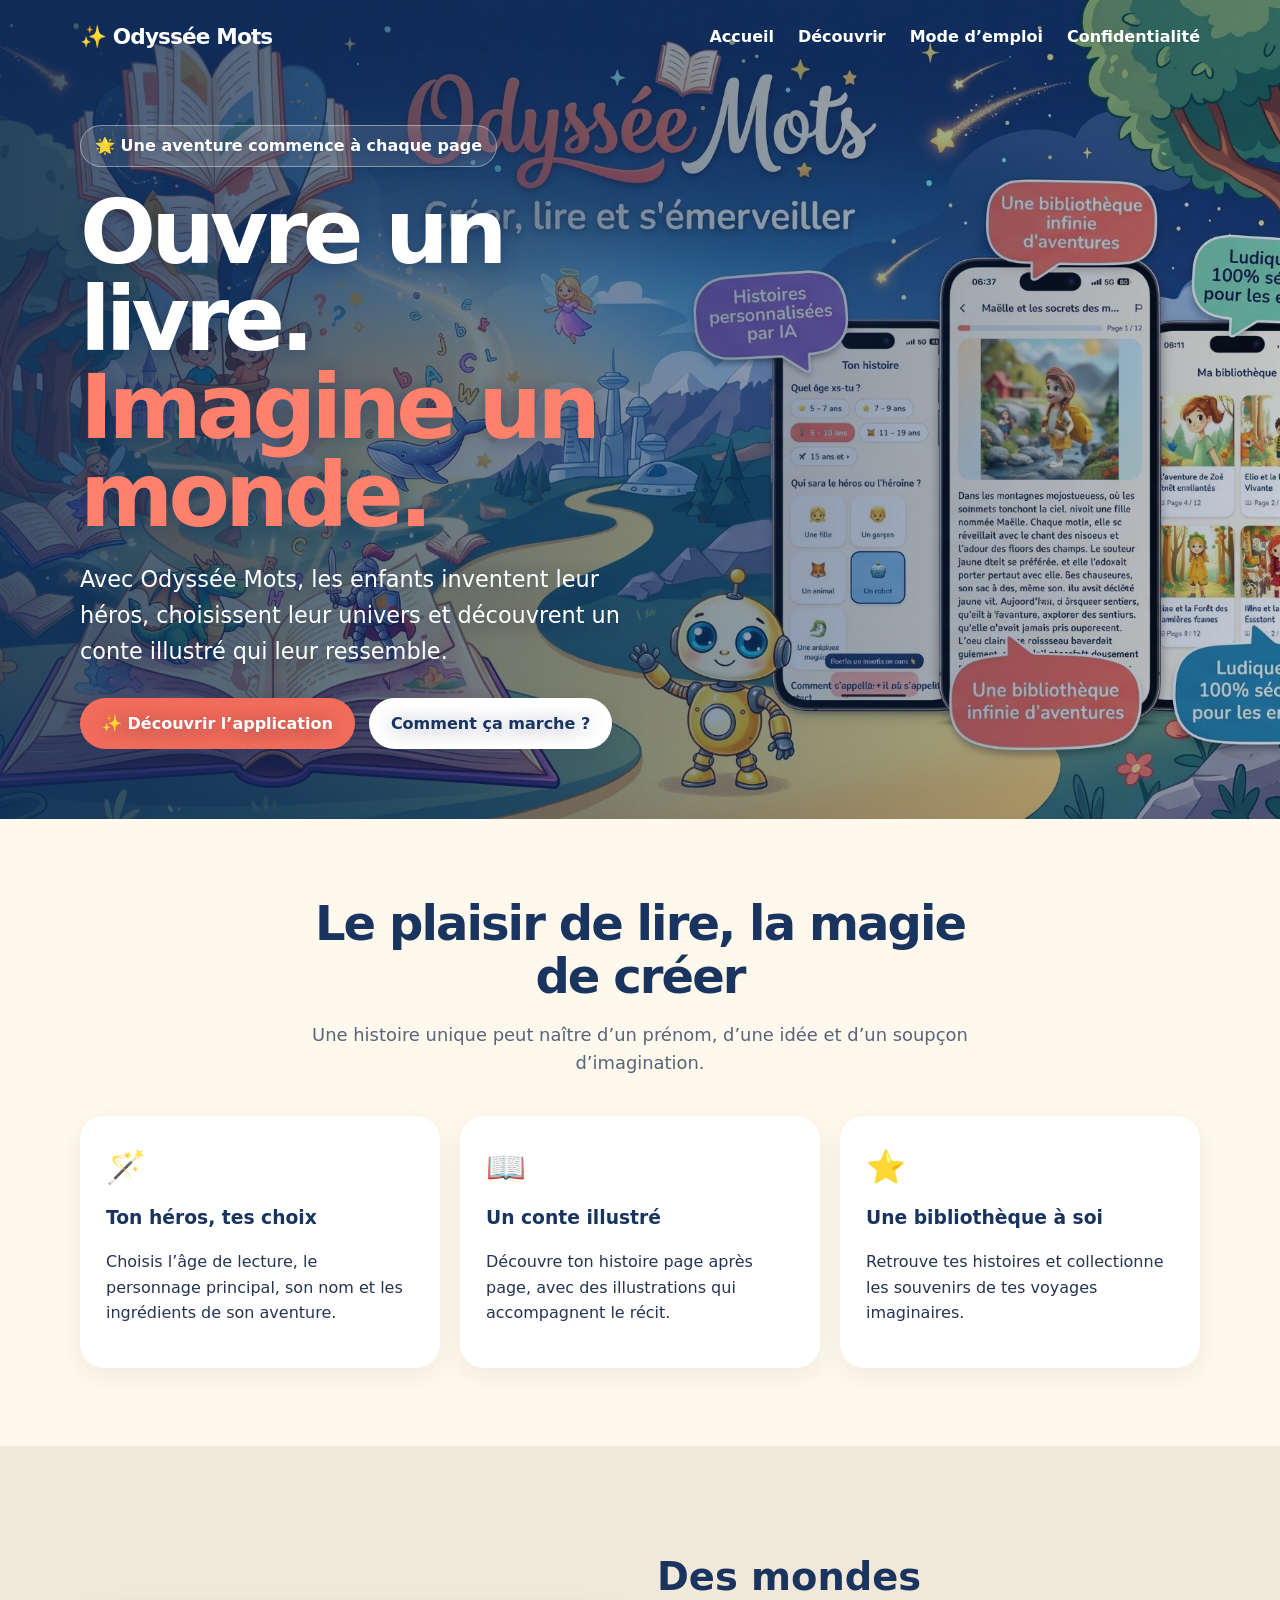
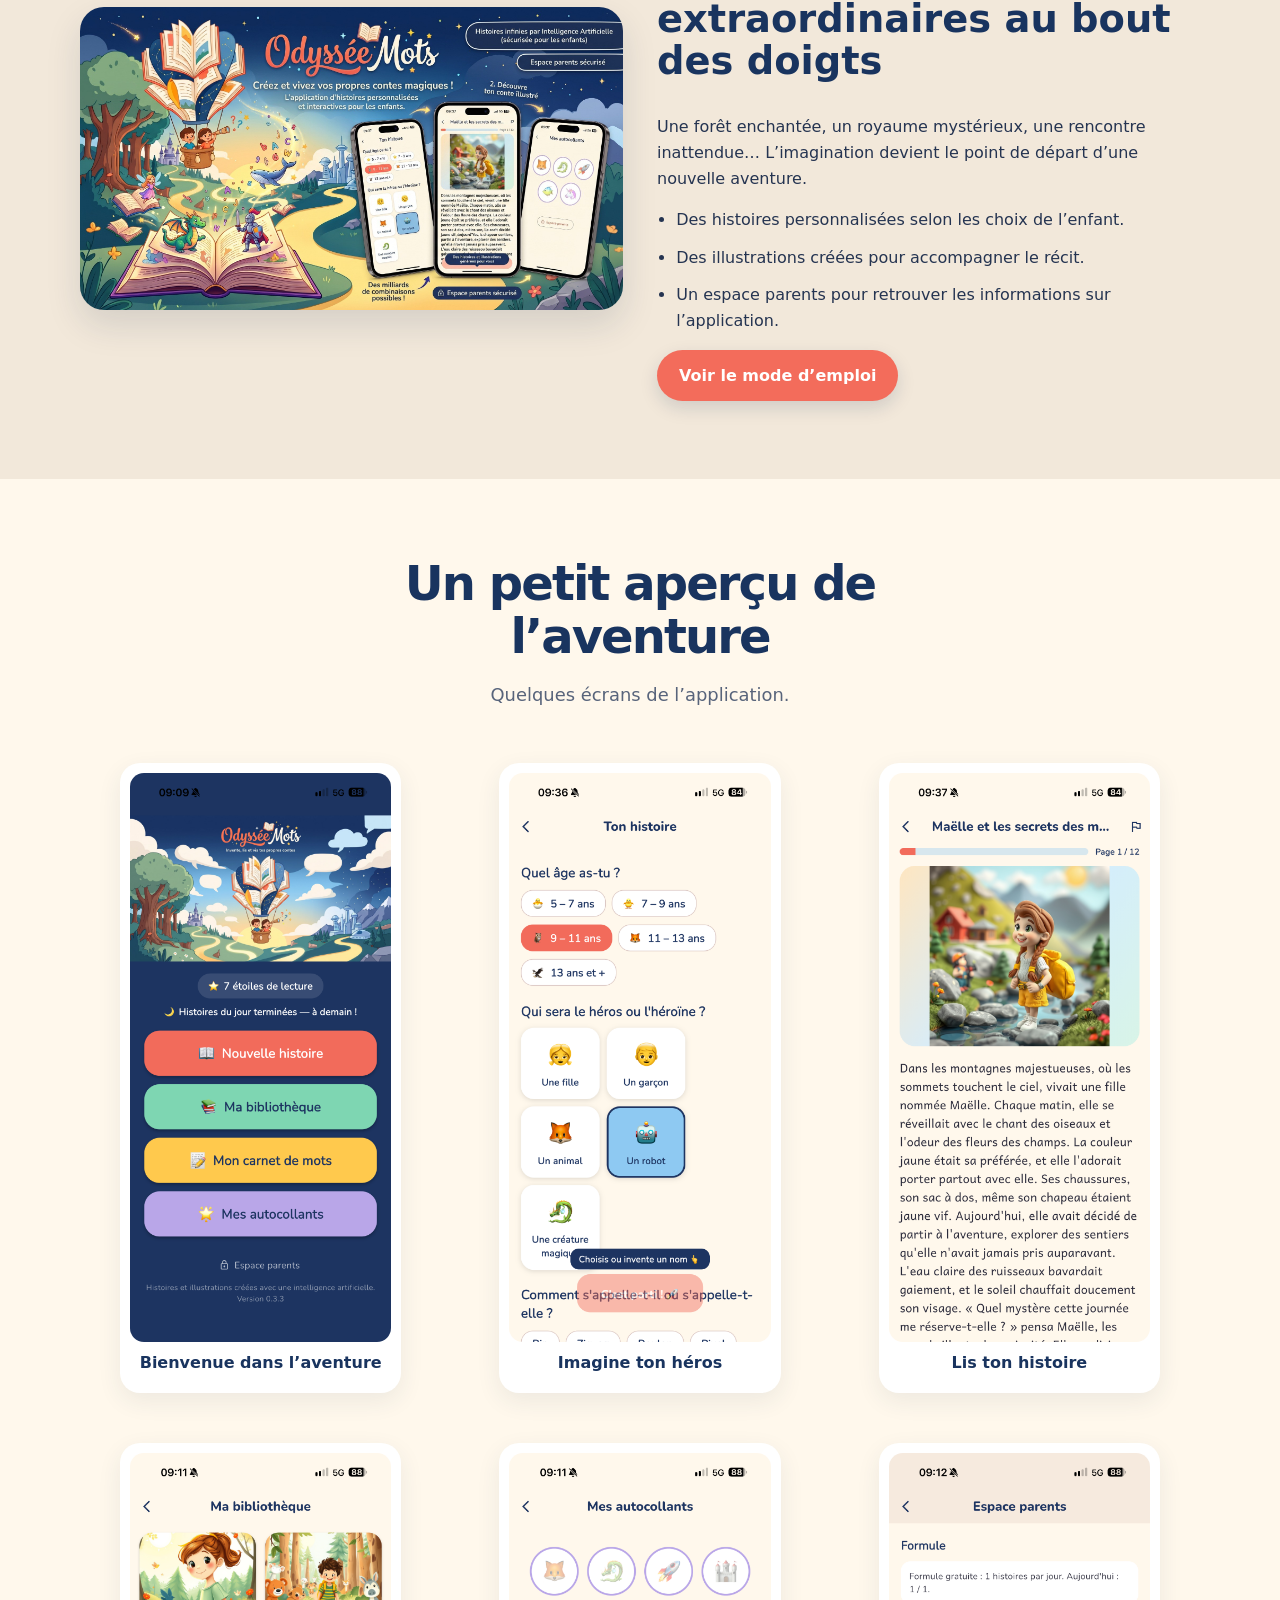
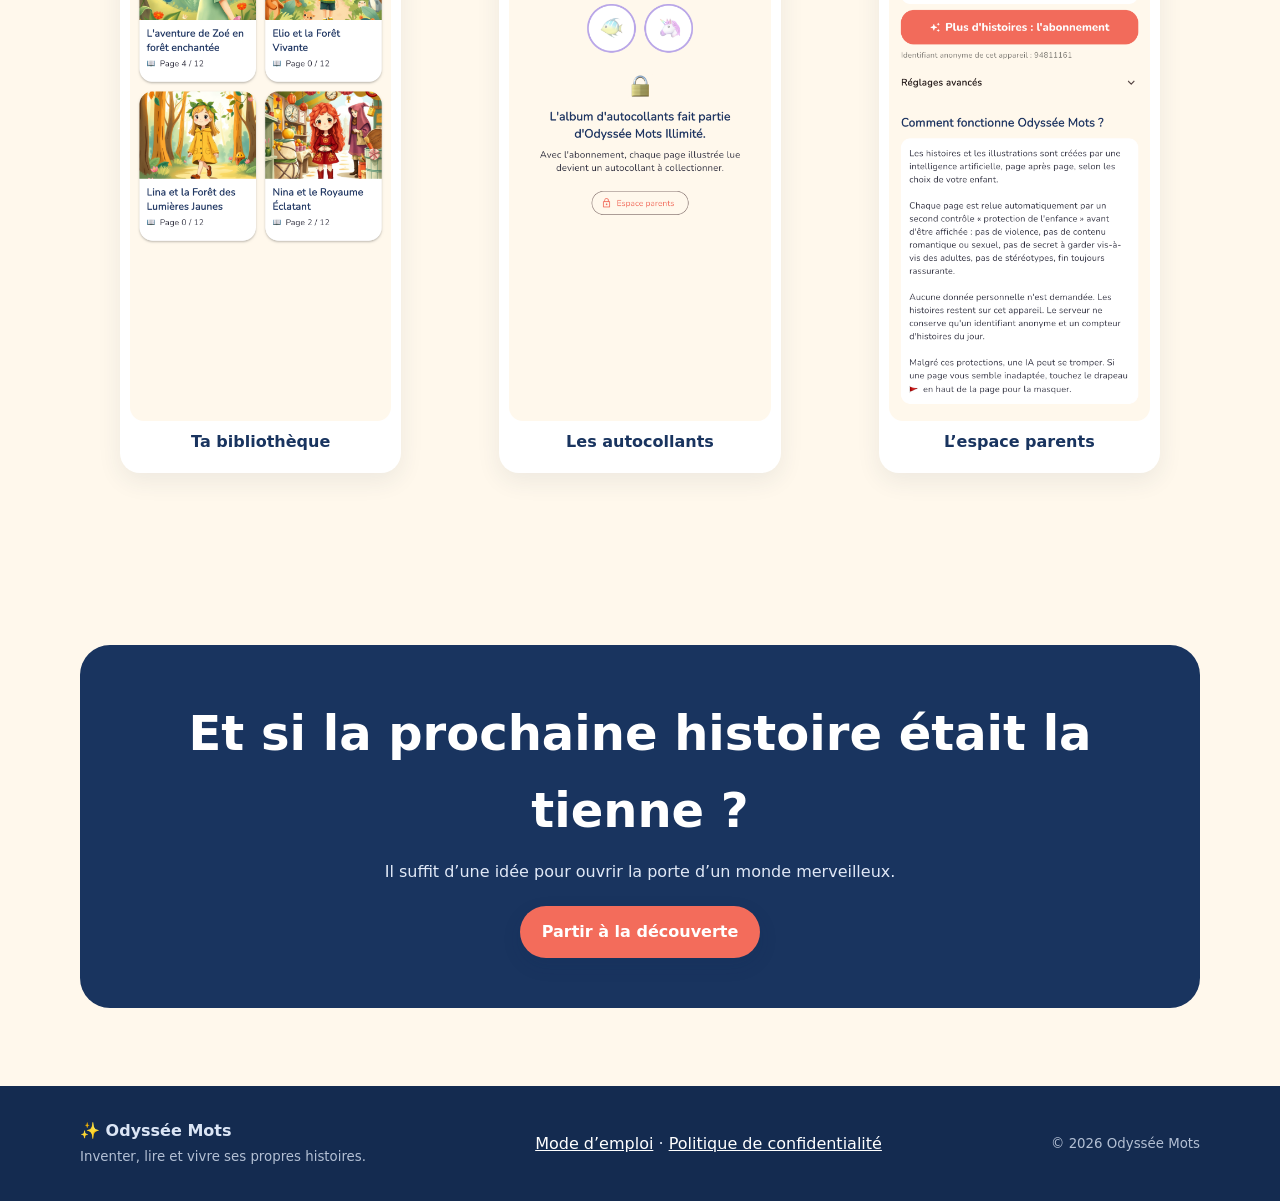
<file: odyssee-mots-site/index.html>
<!doctype html>
<html lang="fr"><head><meta charset="utf-8"><meta name="viewport" content="width=device-width, initial-scale=1">
<meta name="description" content="Odyssée Mots : une application d'histoires illustrées et personnalisées pour les enfants."><meta name="theme-color" content="#19345f">
<title>Odyssée Mots — Les histoires prennent vie</title><link rel="stylesheet" href="styles.css"></head><body><header><div class="wrap"><nav><a class="brand" href="index.html">✨ Odyssée Mots</a><button class="menu" aria-label="Ouvrir le menu">☰</button><div class="navlinks"><a href="index.html">Accueil</a><a href="index.html#decouvrir">Découvrir</a><a href="mode-emploi.html">Mode d’emploi</a><a href="confidentialite.html">Confidentialité</a></div></nav></div></header>
<main>
<section class="hero"><div class="wrap"><div class="hero-copy">
<span class="eyebrow">🌟 Une aventure commence à chaque page</span>
<h1>Ouvre un livre.<br><span>Imagine un monde.</span></h1>
<p>Avec Odyssée Mots, les enfants inventent leur héros, choisissent leur univers et découvrent un conte illustré qui leur ressemble.</p>
<div class="actions"><a class="btn primary" href="#decouvrir">✨ Découvrir l’application</a><a class="btn light" href="mode-emploi.html">Comment ça marche ?</a></div>
</div></div></section>
<section id="decouvrir"><div class="wrap"><div class="section-head"><h2>Le plaisir de lire, la magie de créer</h2><p>Une histoire unique peut naître d’un prénom, d’une idée et d’un soupçon d’imagination.</p></div>
<div class="features">
<article class="feature"><div class="emoji">🪄</div><h3>Ton héros, tes choix</h3><p>Choisis l’âge de lecture, le personnage principal, son nom et les ingrédients de son aventure.</p></article>
<article class="feature"><div class="emoji">📖</div><h3>Un conte illustré</h3><p>Découvre ton histoire page après page, avec des illustrations qui accompagnent le récit.</p></article>
<article class="feature"><div class="emoji">⭐</div><h3>Une bibliothèque à soi</h3><p>Retrouve tes histoires et collectionne les souvenirs de tes voyages imaginaires.</p></article>
</div></div></section>
<section class="showcase"><div class="wrap show-grid"><div><img src="assets/presentation.jpg" alt="Univers illustré d’Odyssée Mots et aperçu de l’application"></div><div><h2 style="color:var(--navy);font-size:2.4rem;line-height:1.1">Des mondes extraordinaires au bout des doigts</h2><p>Une forêt enchantée, un royaume mystérieux, une rencontre inattendue… L’imagination devient le point de départ d’une nouvelle aventure.</p><ul class="points"><li>Des histoires personnalisées selon les choix de l’enfant.</li><li>Des illustrations créées pour accompagner le récit.</li><li>Un espace parents pour retrouver les informations sur l’application.</li></ul><a class="btn primary" href="mode-emploi.html">Voir le mode d’emploi</a></div></div></section>
<section><div class="wrap"><div class="section-head"><h2>Un petit aperçu de l’aventure</h2><p>Quelques écrans de l’application.</p></div><div class="gallery">
<figure class="shot"><img src="assets/accueil.png" alt="Écran d’accueil"><figcaption>Bienvenue dans l’aventure</figcaption></figure>
<figure class="shot"><img src="assets/creation.png" alt="Choix du héros"><figcaption>Imagine ton héros</figcaption></figure>
<figure class="shot"><img src="assets/lecture.png" alt="Lecture d’une histoire illustrée"><figcaption>Lis ton histoire</figcaption></figure>
<figure class="shot"><img src="assets/bibliotheque.png" alt="Bibliothèque d’histoires"><figcaption>Ta bibliothèque</figcaption></figure>
<figure class="shot"><img src="assets/autocollants.png" alt="Album d’autocollants"><figcaption>Les autocollants</figcaption></figure>
<figure class="shot"><img src="assets/parents.png" alt="Espace parents"><figcaption>L’espace parents</figcaption></figure>
</div></div></section>
<section><div class="wrap"><div class="cta"><h2>Et si la prochaine histoire était la tienne ?</h2><p>Il suffit d’une idée pour ouvrir la porte d’un monde merveilleux.</p><a class="btn primary" href="mode-emploi.html">Partir à la découverte</a></div></div></section>
</main><footer><div class="wrap foot"><div><strong>✨ Odyssée Mots</strong><br><small>Inventer, lire et vivre ses propres histoires.</small></div><div><a href="mode-emploi.html">Mode d’emploi</a> · <a href="confidentialite.html">Politique de confidentialité</a></div><small>© 2026 Odyssée Mots</small></div></footer><script src="script.js"></script></body></html>
</file>
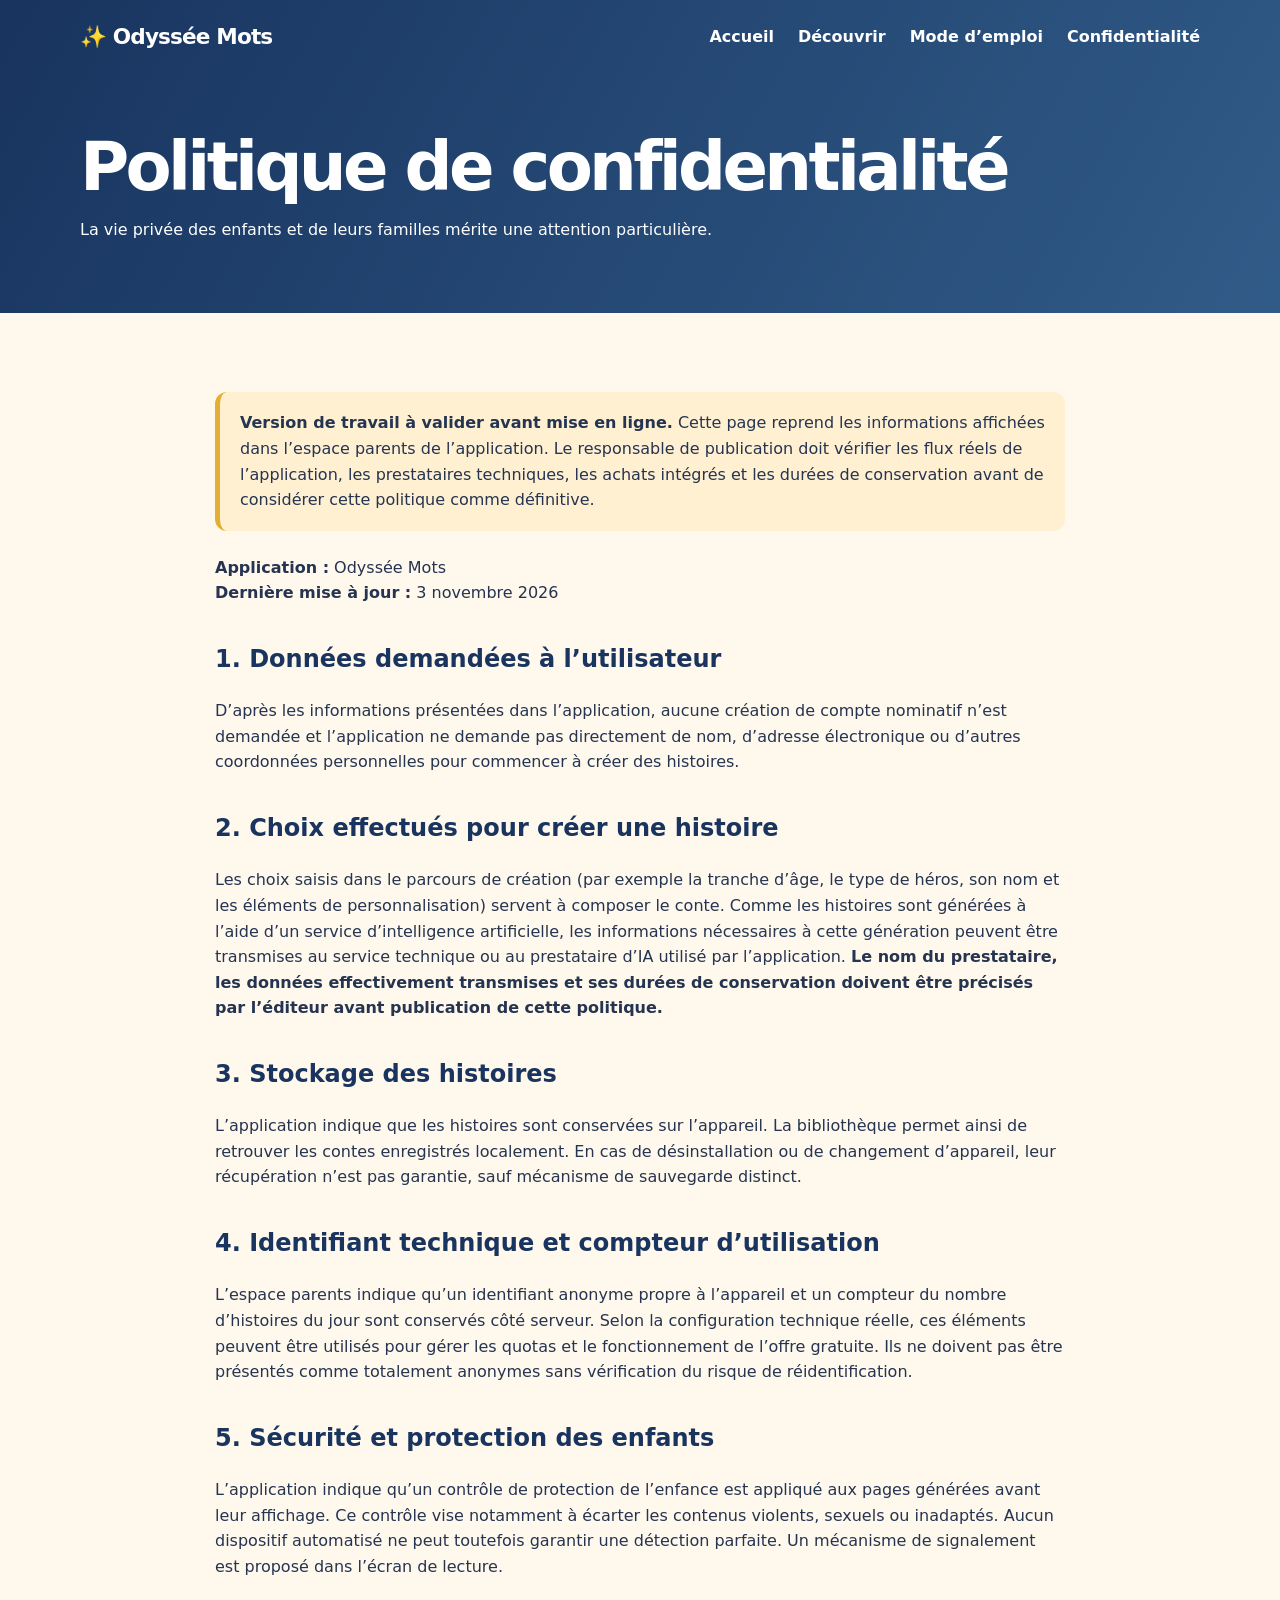
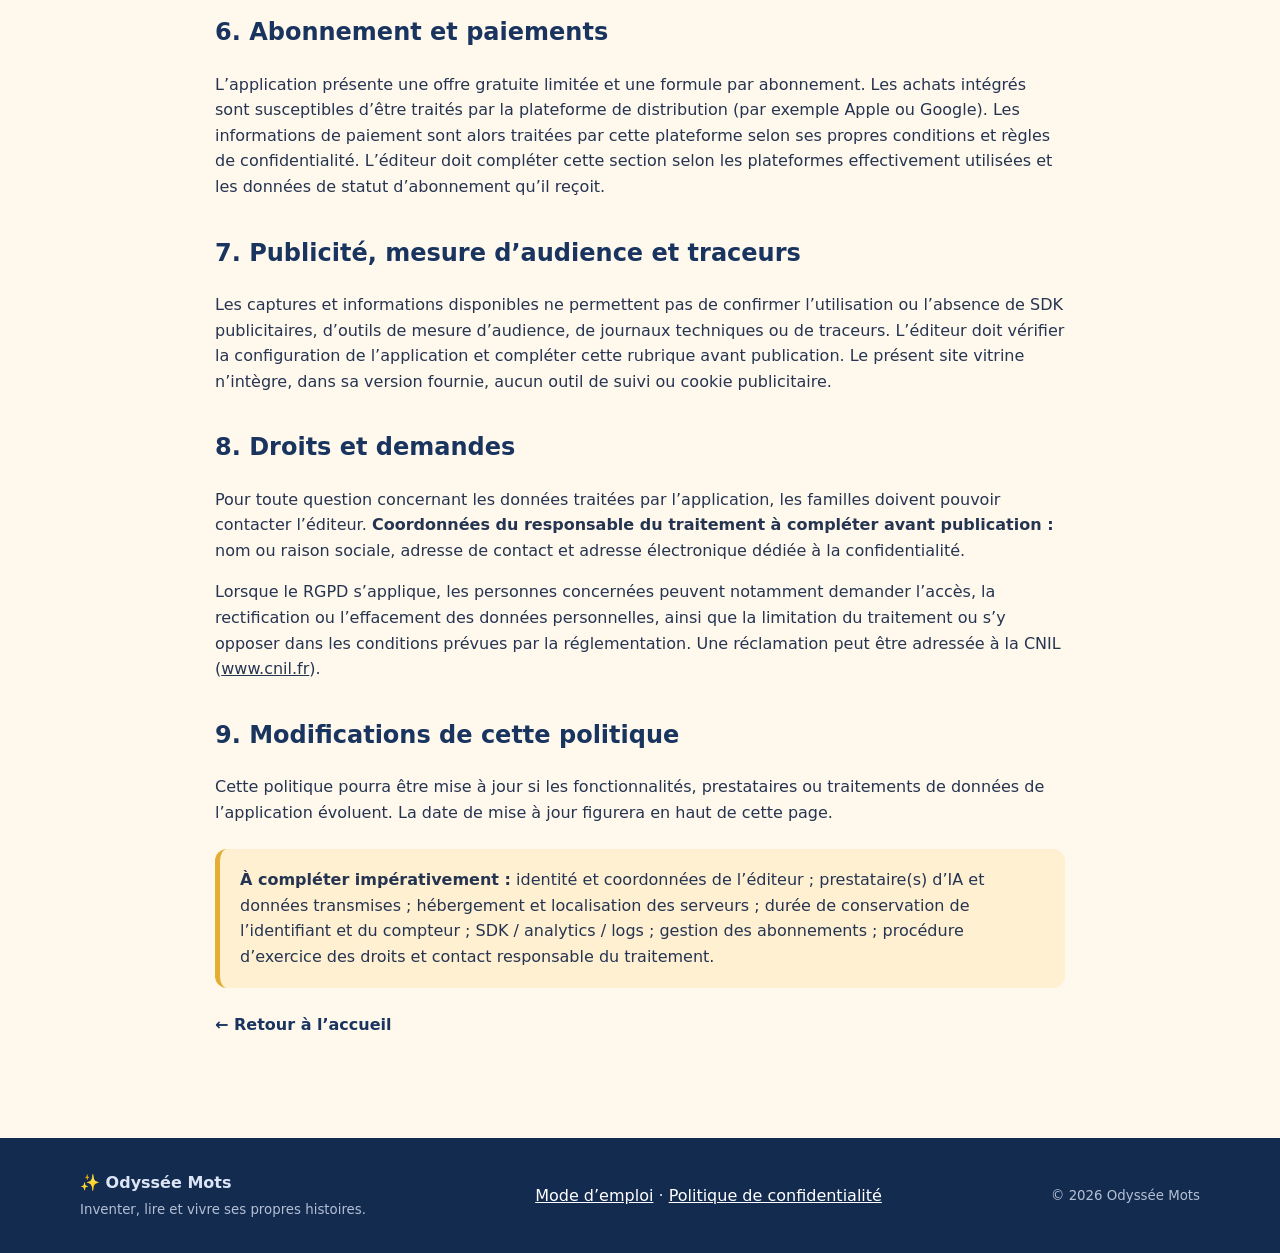
<file: odyssee-mots-site/confidentialite.html>
<!doctype html>
<html lang="fr"><head><meta charset="utf-8"><meta name="viewport" content="width=device-width, initial-scale=1">
<meta name="description" content="Politique de confidentialité de l’application Odyssée Mots."><meta name="theme-color" content="#19345f">
<title>Politique de confidentialité — Odyssée Mots</title><link rel="stylesheet" href="styles.css"></head><body><header><div class="wrap"><nav><a class="brand" href="index.html">✨ Odyssée Mots</a><button class="menu" aria-label="Ouvrir le menu">☰</button><div class="navlinks"><a href="index.html">Accueil</a><a href="index.html#decouvrir">Découvrir</a><a href="mode-emploi.html">Mode d’emploi</a><a href="confidentialite.html">Confidentialité</a></div></nav></div></header><main><div class="page-hero"><div class="wrap"><h1>Politique de confidentialité</h1><p>La vie privée des enfants et de leurs familles mérite une attention particulière.</p></div></div>
<div class="wrap content">
<div class="notice"><strong>Version de travail à valider avant mise en ligne.</strong> Cette page reprend les informations affichées dans l’espace parents de l’application. Le responsable de publication doit vérifier les flux réels de l’application, les prestataires techniques, les achats intégrés et les durées de conservation avant de considérer cette politique comme définitive.</div>
<p><strong>Application :</strong> Odyssée Mots<br><strong>Dernière mise à jour :</strong> 3 novembre 2026</p>
<h2>1. Données demandées à l’utilisateur</h2>
<p>D’après les informations présentées dans l’application, aucune création de compte nominatif n’est demandée et l’application ne demande pas directement de nom, d’adresse électronique ou d’autres coordonnées personnelles pour commencer à créer des histoires.</p>
<h2>2. Choix effectués pour créer une histoire</h2>
<p>Les choix saisis dans le parcours de création (par exemple la tranche d’âge, le type de héros, son nom et les éléments de personnalisation) servent à composer le conte. Comme les histoires sont générées à l’aide d’un service d’intelligence artificielle, les informations nécessaires à cette génération peuvent être transmises au service technique ou au prestataire d’IA utilisé par l’application. <strong>Le nom du prestataire, les données effectivement transmises et ses durées de conservation doivent être précisés par l’éditeur avant publication de cette politique.</strong></p>
<h2>3. Stockage des histoires</h2>
<p>L’application indique que les histoires sont conservées sur l’appareil. La bibliothèque permet ainsi de retrouver les contes enregistrés localement. En cas de désinstallation ou de changement d’appareil, leur récupération n’est pas garantie, sauf mécanisme de sauvegarde distinct.</p>
<h2>4. Identifiant technique et compteur d’utilisation</h2>
<p>L’espace parents indique qu’un identifiant anonyme propre à l’appareil et un compteur du nombre d’histoires du jour sont conservés côté serveur. Selon la configuration technique réelle, ces éléments peuvent être utilisés pour gérer les quotas et le fonctionnement de l’offre gratuite. Ils ne doivent pas être présentés comme totalement anonymes sans vérification du risque de réidentification.</p>
<h2>5. Sécurité et protection des enfants</h2>
<p>L’application indique qu’un contrôle de protection de l’enfance est appliqué aux pages générées avant leur affichage. Ce contrôle vise notamment à écarter les contenus violents, sexuels ou inadaptés. Aucun dispositif automatisé ne peut toutefois garantir une détection parfaite. Un mécanisme de signalement est proposé dans l’écran de lecture.</p>
<h2>6. Abonnement et paiements</h2>
<p>L’application présente une offre gratuite limitée et une formule par abonnement. Les achats intégrés sont susceptibles d’être traités par la plateforme de distribution (par exemple Apple ou Google). Les informations de paiement sont alors traitées par cette plateforme selon ses propres conditions et règles de confidentialité. L’éditeur doit compléter cette section selon les plateformes effectivement utilisées et les données de statut d’abonnement qu’il reçoit.</p>
<h2>7. Publicité, mesure d’audience et traceurs</h2>
<p>Les captures et informations disponibles ne permettent pas de confirmer l’utilisation ou l’absence de SDK publicitaires, d’outils de mesure d’audience, de journaux techniques ou de traceurs. L’éditeur doit vérifier la configuration de l’application et compléter cette rubrique avant publication. Le présent site vitrine n’intègre, dans sa version fournie, aucun outil de suivi ou cookie publicitaire.</p>
<h2>8. Droits et demandes</h2>
<p>Pour toute question concernant les données traitées par l’application, les familles doivent pouvoir contacter l’éditeur. <strong>Coordonnées du responsable du traitement à compléter avant publication :</strong> nom ou raison sociale, adresse de contact et adresse électronique dédiée à la confidentialité.</p>
<p>Lorsque le RGPD s’applique, les personnes concernées peuvent notamment demander l’accès, la rectification ou l’effacement des données personnelles, ainsi que la limitation du traitement ou s’y opposer dans les conditions prévues par la réglementation. Une réclamation peut être adressée à la CNIL (<a href="https://www.cnil.fr/" target="_blank" rel="noopener">www.cnil.fr</a>).</p>
<h2>9. Modifications de cette politique</h2>
<p>Cette politique pourra être mise à jour si les fonctionnalités, prestataires ou traitements de données de l’application évoluent. La date de mise à jour figurera en haut de cette page.</p>
<div class="notice"><strong>À compléter impérativement :</strong> identité et coordonnées de l’éditeur ; prestataire(s) d’IA et données transmises ; hébergement et localisation des serveurs ; durée de conservation de l’identifiant et du compteur ; SDK / analytics / logs ; gestion des abonnements ; procédure d’exercice des droits et contact responsable du traitement.</div>
<p><a class="back" href="index.html">← Retour à l’accueil</a></p>
</div></main><footer><div class="wrap foot"><div><strong>✨ Odyssée Mots</strong><br><small>Inventer, lire et vivre ses propres histoires.</small></div><div><a href="mode-emploi.html">Mode d’emploi</a> · <a href="confidentialite.html">Politique de confidentialité</a></div><small>© 2026 Odyssée Mots</small></div></footer><script src="script.js"></script></body></html>
</file>
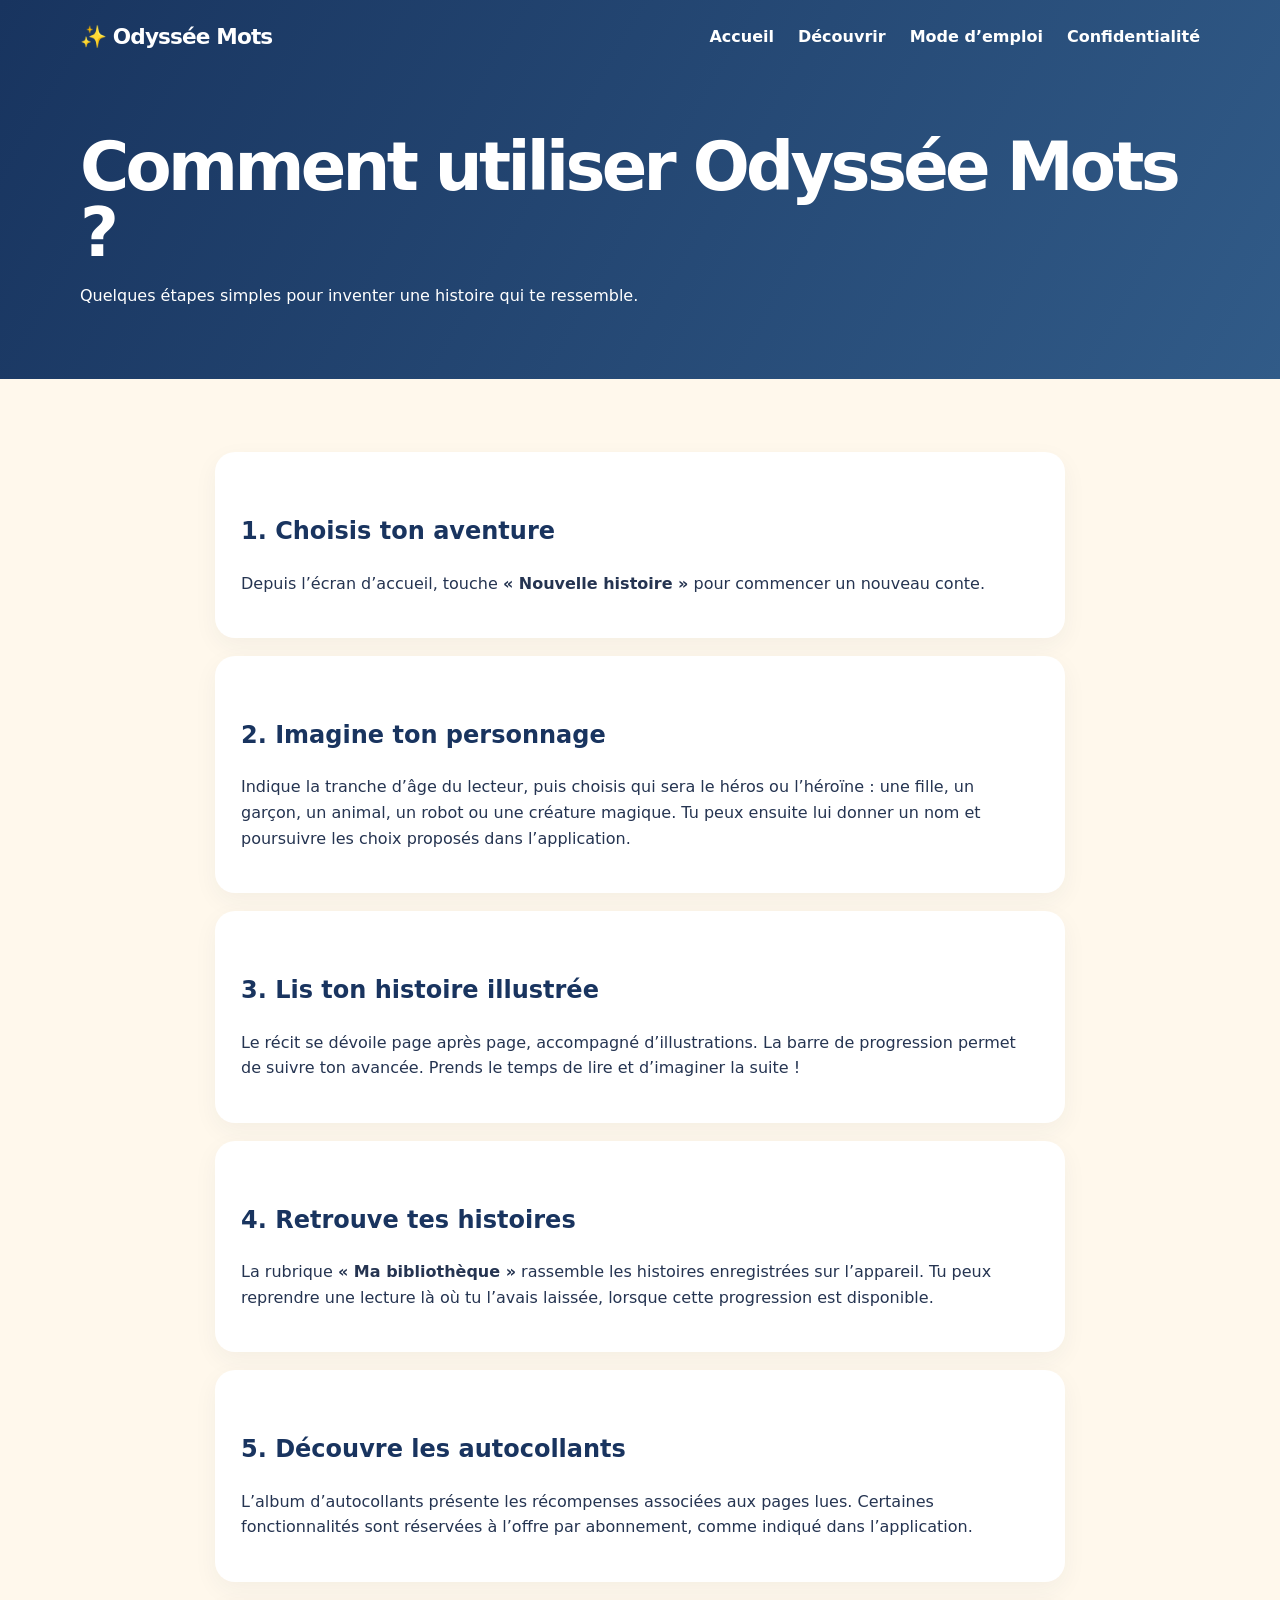
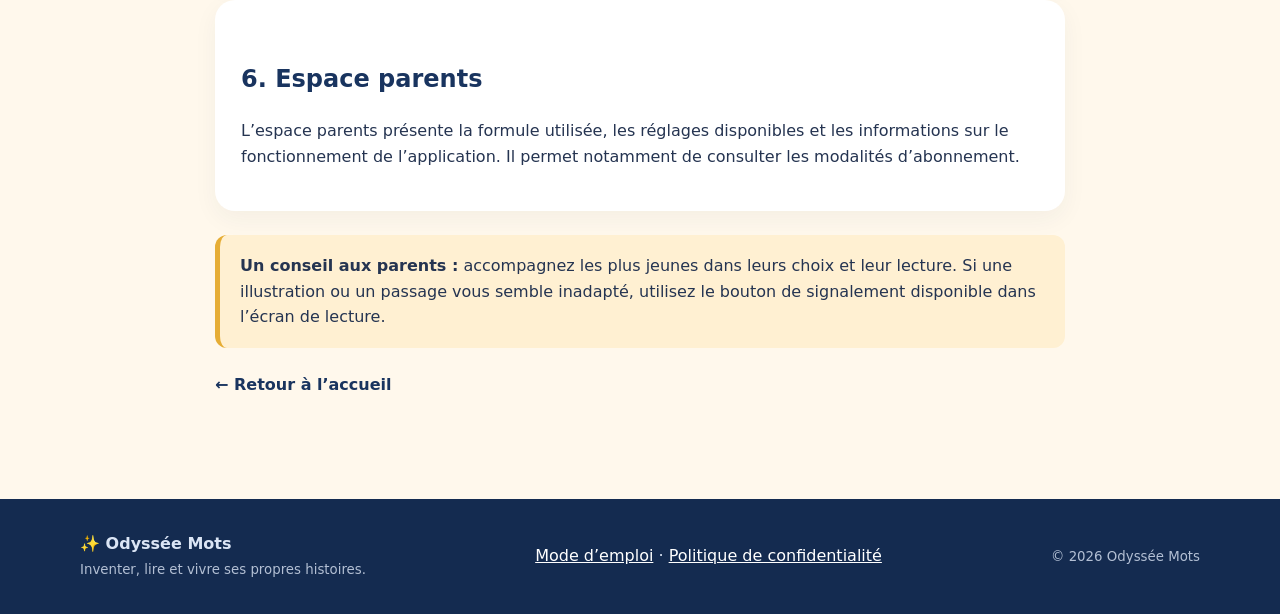
<file: odyssee-mots-site/mode-emploi.html>
<!doctype html>
<html lang="fr"><head><meta charset="utf-8"><meta name="viewport" content="width=device-width, initial-scale=1">
<meta name="description" content="Découvrez comment créer et lire une histoire personnalisée avec Odyssée Mots."><meta name="theme-color" content="#19345f">
<title>Mode d’emploi — Odyssée Mots</title><link rel="stylesheet" href="styles.css"></head><body><header><div class="wrap"><nav><a class="brand" href="index.html">✨ Odyssée Mots</a><button class="menu" aria-label="Ouvrir le menu">☰</button><div class="navlinks"><a href="index.html">Accueil</a><a href="index.html#decouvrir">Découvrir</a><a href="mode-emploi.html">Mode d’emploi</a><a href="confidentialite.html">Confidentialité</a></div></nav></div></header><main><div class="page-hero"><div class="wrap"><h1>Comment utiliser Odyssée Mots ?</h1><p>Quelques étapes simples pour inventer une histoire qui te ressemble.</p></div></div>
<div class="wrap content">
<div class="content-card"><h2>1. Choisis ton aventure</h2><p>Depuis l’écran d’accueil, touche <strong>« Nouvelle histoire »</strong> pour commencer un nouveau conte.</p></div>
<div class="content-card"><h2>2. Imagine ton personnage</h2><p>Indique la tranche d’âge du lecteur, puis choisis qui sera le héros ou l’héroïne : une fille, un garçon, un animal, un robot ou une créature magique. Tu peux ensuite lui donner un nom et poursuivre les choix proposés dans l’application.</p></div>
<div class="content-card"><h2>3. Lis ton histoire illustrée</h2><p>Le récit se dévoile page après page, accompagné d’illustrations. La barre de progression permet de suivre ton avancée. Prends le temps de lire et d’imaginer la suite !</p></div>
<div class="content-card"><h2>4. Retrouve tes histoires</h2><p>La rubrique <strong>« Ma bibliothèque »</strong> rassemble les histoires enregistrées sur l’appareil. Tu peux reprendre une lecture là où tu l’avais laissée, lorsque cette progression est disponible.</p></div>
<div class="content-card"><h2>5. Découvre les autocollants</h2><p>L’album d’autocollants présente les récompenses associées aux pages lues. Certaines fonctionnalités sont réservées à l’offre par abonnement, comme indiqué dans l’application.</p></div>
<div class="content-card"><h2>6. Espace parents</h2><p>L’espace parents présente la formule utilisée, les réglages disponibles et les informations sur le fonctionnement de l’application. Il permet notamment de consulter les modalités d’abonnement.</p></div>
<div class="notice"><strong>Un conseil aux parents :</strong> accompagnez les plus jeunes dans leurs choix et leur lecture. Si une illustration ou un passage vous semble inadapté, utilisez le bouton de signalement disponible dans l’écran de lecture.</div>
<p><a class="back" href="index.html">← Retour à l’accueil</a></p>
</div></main><footer><div class="wrap foot"><div><strong>✨ Odyssée Mots</strong><br><small>Inventer, lire et vivre ses propres histoires.</small></div><div><a href="mode-emploi.html">Mode d’emploi</a> · <a href="confidentialite.html">Politique de confidentialité</a></div><small>© 2026 Odyssée Mots</small></div></footer><script src="script.js"></script></body></html>
</file>
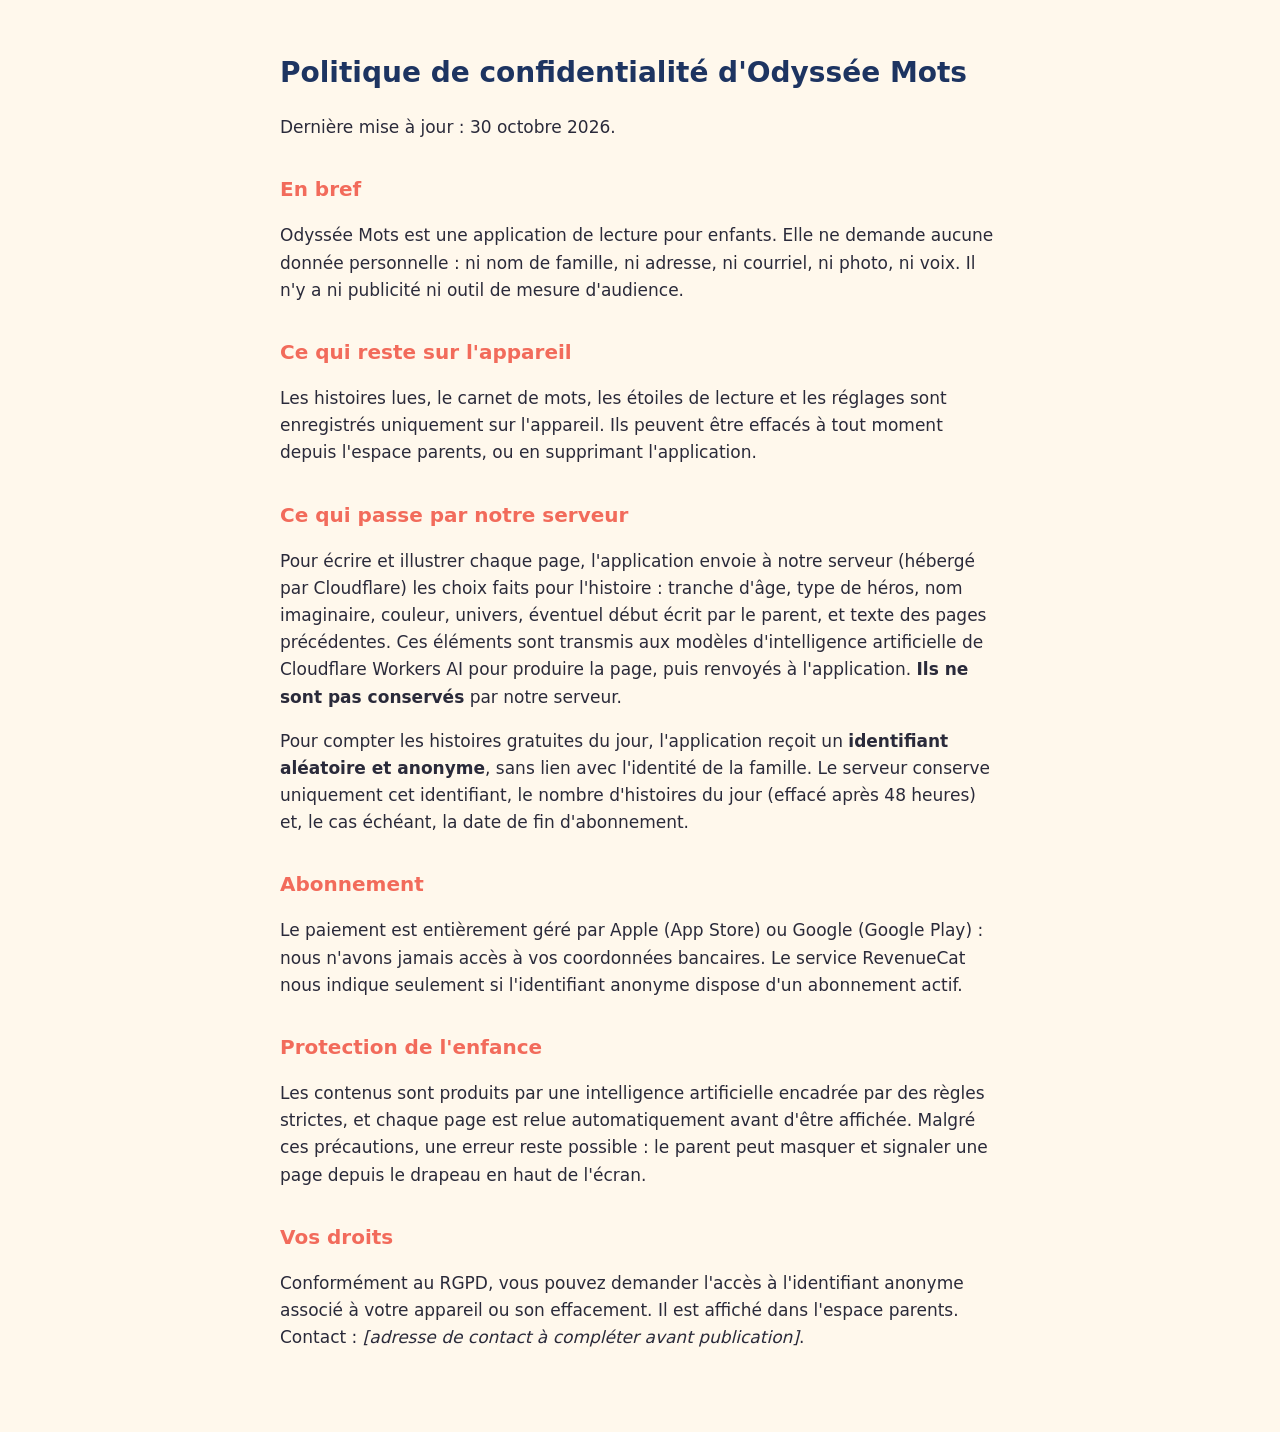
<file: web/confidentialite.html>
<!DOCTYPE html>
<html lang="fr">
<head>
<meta charset="UTF-8">
<meta name="viewport" content="width=device-width, initial-scale=1">
<title>Odyssée Mots — Confidentialité</title>
<style>
  :root { --fond:#FFF8EC; --texte:#2A2A3A; --titre:#1D3461; --accent:#F26B5B; }
  body { margin:0; background:var(--fond); color:var(--texte); font:17px/1.6 system-ui, sans-serif; }
  main { max-width:720px; margin:0 auto; padding:32px 16px 64px; }
  h1 { color:var(--titre); font-size:28px; } h2 { color:var(--accent); font-size:20px; margin-top:32px; }
</style>
</head>
<body>
<main>
<h1>Politique de confidentialité d'Odyssée Mots</h1>
<p>Dernière mise à jour : 30 octobre 2026.</p>

<h2>En bref</h2>
<p>Odyssée Mots est une application de lecture pour enfants. Elle ne demande aucune donnée personnelle : ni nom de famille, ni adresse, ni courriel, ni photo, ni voix. Il n'y a ni publicité ni outil de mesure d'audience.</p>

<h2>Ce qui reste sur l'appareil</h2>
<p>Les histoires lues, le carnet de mots, les étoiles de lecture et les réglages sont enregistrés uniquement sur l'appareil. Ils peuvent être effacés à tout moment depuis l'espace parents, ou en supprimant l'application.</p>

<h2>Ce qui passe par notre serveur</h2>
<p>Pour écrire et illustrer chaque page, l'application envoie à notre serveur (hébergé par Cloudflare) les choix faits pour l'histoire : tranche d'âge, type de héros, nom imaginaire, couleur, univers, éventuel début écrit par le parent, et texte des pages précédentes. Ces éléments sont transmis aux modèles d'intelligence artificielle de Cloudflare Workers AI pour produire la page, puis renvoyés à l'application. <strong>Ils ne sont pas conservés</strong> par notre serveur.</p>
<p>Pour compter les histoires gratuites du jour, l'application reçoit un <strong>identifiant aléatoire et anonyme</strong>, sans lien avec l'identité de la famille. Le serveur conserve uniquement cet identifiant, le nombre d'histoires du jour (effacé après 48 heures) et, le cas échéant, la date de fin d'abonnement.</p>

<h2>Abonnement</h2>
<p>Le paiement est entièrement géré par Apple (App Store) ou Google (Google Play) : nous n'avons jamais accès à vos coordonnées bancaires. Le service RevenueCat nous indique seulement si l'identifiant anonyme dispose d'un abonnement actif.</p>

<h2>Protection de l'enfance</h2>
<p>Les contenus sont produits par une intelligence artificielle encadrée par des règles strictes, et chaque page est relue automatiquement avant d'être affichée. Malgré ces précautions, une erreur reste possible : le parent peut masquer et signaler une page depuis le drapeau en haut de l'écran.</p>

<h2>Vos droits</h2>
<p>Conformément au RGPD, vous pouvez demander l'accès à l'identifiant anonyme associé à votre appareil ou son effacement. Il est affiché dans l'espace parents. Contact : <em>[adresse de contact à compléter avant publication]</em>.</p>
</main>
</body>
</html>
</file>
<file: odyssee-mots-site/styles.css>
:root{--navy:#19345f;--ink:#253451;--coral:#f36c5b;--cream:#fff8ec;--mint:#7bd3b0;--gold:#ffc84f;--lav:#bba6e9}
*{box-sizing:border-box}html{scroll-behavior:smooth}body{margin:0;background:var(--cream);color:var(--ink);font-family:ui-rounded,"Avenir Next",Avenir,system-ui,-apple-system,"Segoe UI",sans-serif;line-height:1.6}
a{color:inherit} .wrap{width:min(1120px,92%);margin:auto}
header{position:absolute;z-index:5;top:0;left:0;right:0;padding:20px 0;color:white}
nav{display:flex;align-items:center;justify-content:space-between;gap:20px}
.brand{font-weight:900;font-size:1.35rem;text-decoration:none;letter-spacing:-.04em}
.navlinks{display:flex;gap:24px;align-items:center}.navlinks a{text-decoration:none;font-weight:650}.navlinks a:hover{text-decoration:underline}
.menu{display:none;background:#ffffff22;border:1px solid #ffffff66;color:white;border-radius:12px;padding:8px 12px}
.hero{min-height:650px;display:flex;align-items:center;color:white;background:linear-gradient(90deg,#102b55cc,#102b5540),url("assets/hero.jpg") center/cover no-repeat;padding:125px 0 70px}
.hero-copy{max-width:620px;text-shadow:0 2px 18px #102b5577}.eyebrow{display:inline-block;background:#ffffff20;border:1px solid #ffffff66;border-radius:99px;padding:7px 14px;font-weight:700}
h1{font-size:clamp(2.8rem,7vw,5.6rem);line-height:.98;letter-spacing:-.055em;margin:22px 0}h1 span{color:#ff806b}.hero p{font-size:clamp(1.1rem,2vw,1.4rem);max-width:560px}
.actions{display:flex;gap:14px;flex-wrap:wrap;margin-top:28px}.btn{display:inline-flex;align-items:center;justify-content:center;padding:13px 22px;border-radius:999px;text-decoration:none;font-weight:800;box-shadow:0 7px 18px #102b5525}.primary{background:var(--coral);color:white}.light{background:white;color:var(--navy)}
section{padding:78px 0}.section-head{text-align:center;max-width:720px;margin:0 auto 38px}.section-head h2{font-size:clamp(2rem,4vw,3rem);line-height:1.1;color:var(--navy);margin:0 0 12px;letter-spacing:-.04em}.section-head p{font-size:1.12rem;color:#58647b}
.features{display:grid;grid-template-columns:repeat(3,1fr);gap:20px}.feature{background:white;border-radius:24px;padding:26px;box-shadow:0 8px 25px #263a5812}.feature .emoji{font-size:2rem}.feature h3{color:var(--navy);margin:10px 0 5px}
.showcase{background:#f2e8da}.show-grid{display:grid;grid-template-columns:1fr 1fr;gap:34px;align-items:center}.show-grid img{width:100%;height:auto;border-radius:24px;box-shadow:0 15px 35px #182b4a22}.points{padding-left:1.2rem}.points li{margin:12px 0}
.gallery{display:grid;grid-template-columns:repeat(3,1fr);gap:18px}.shot{background:white;padding:10px;border-radius:20px;box-shadow:0 8px 25px #263a5815}.shot img{width:100%;display:block;border-radius:14px}.shot figcaption{text-align:center;padding:8px;font-weight:700;color:var(--navy)}
.cta{background:var(--navy);color:white;text-align:center;border-radius:30px;padding:50px 24px}.cta h2{font-size:clamp(2rem,4vw,3rem);margin:0 0 10px}.cta p{max-width:650px;margin:0 auto 22px;color:#e1e9f7}
footer{background:#142b50;color:#dbe5f5;padding:32px 0}.foot{display:flex;justify-content:space-between;gap:20px;align-items:center;flex-wrap:wrap}.foot a{color:white}.foot small{opacity:.8}
.page-hero{background:linear-gradient(120deg,#18345f,#315b88);color:white;padding:135px 0 55px}.page-hero h1{font-size:clamp(2.5rem,6vw,4.2rem);margin:0 0 12px}.content{max-width:850px;margin:auto;padding:55px 0 85px}.content h2{color:var(--navy);margin-top:34px}.content h3{color:var(--navy)}.notice{background:#fff0d2;border-left:5px solid #e6ad35;border-radius:12px;padding:18px 20px;margin:24px 0}.content-card{background:white;padding:26px;border-radius:20px;box-shadow:0 8px 25px #263a580d;margin:18px 0}.back{color:var(--navy);font-weight:800;text-decoration:none}
@media(max-width:760px){header{position:absolute}.navlinks{display:none;position:absolute;top:65px;right:4%;background:#17345f;padding:16px;border-radius:16px;flex-direction:column;align-items:flex-start}.navlinks.open{display:flex}.menu{display:block}.hero{min-height:650px;background-position:58% center}.hero-copy{padding-top:40px}.features,.show-grid{grid-template-columns:1fr}.gallery{grid-template-columns:repeat(2,1fr)}section{padding:58px 0}.foot{flex-direction:column;align-items:flex-start}}
@media(max-width:440px){.gallery{grid-template-columns:1fr 1fr}.shot{padding:6px}.shot figcaption{font-size:.88rem}}
</file>
